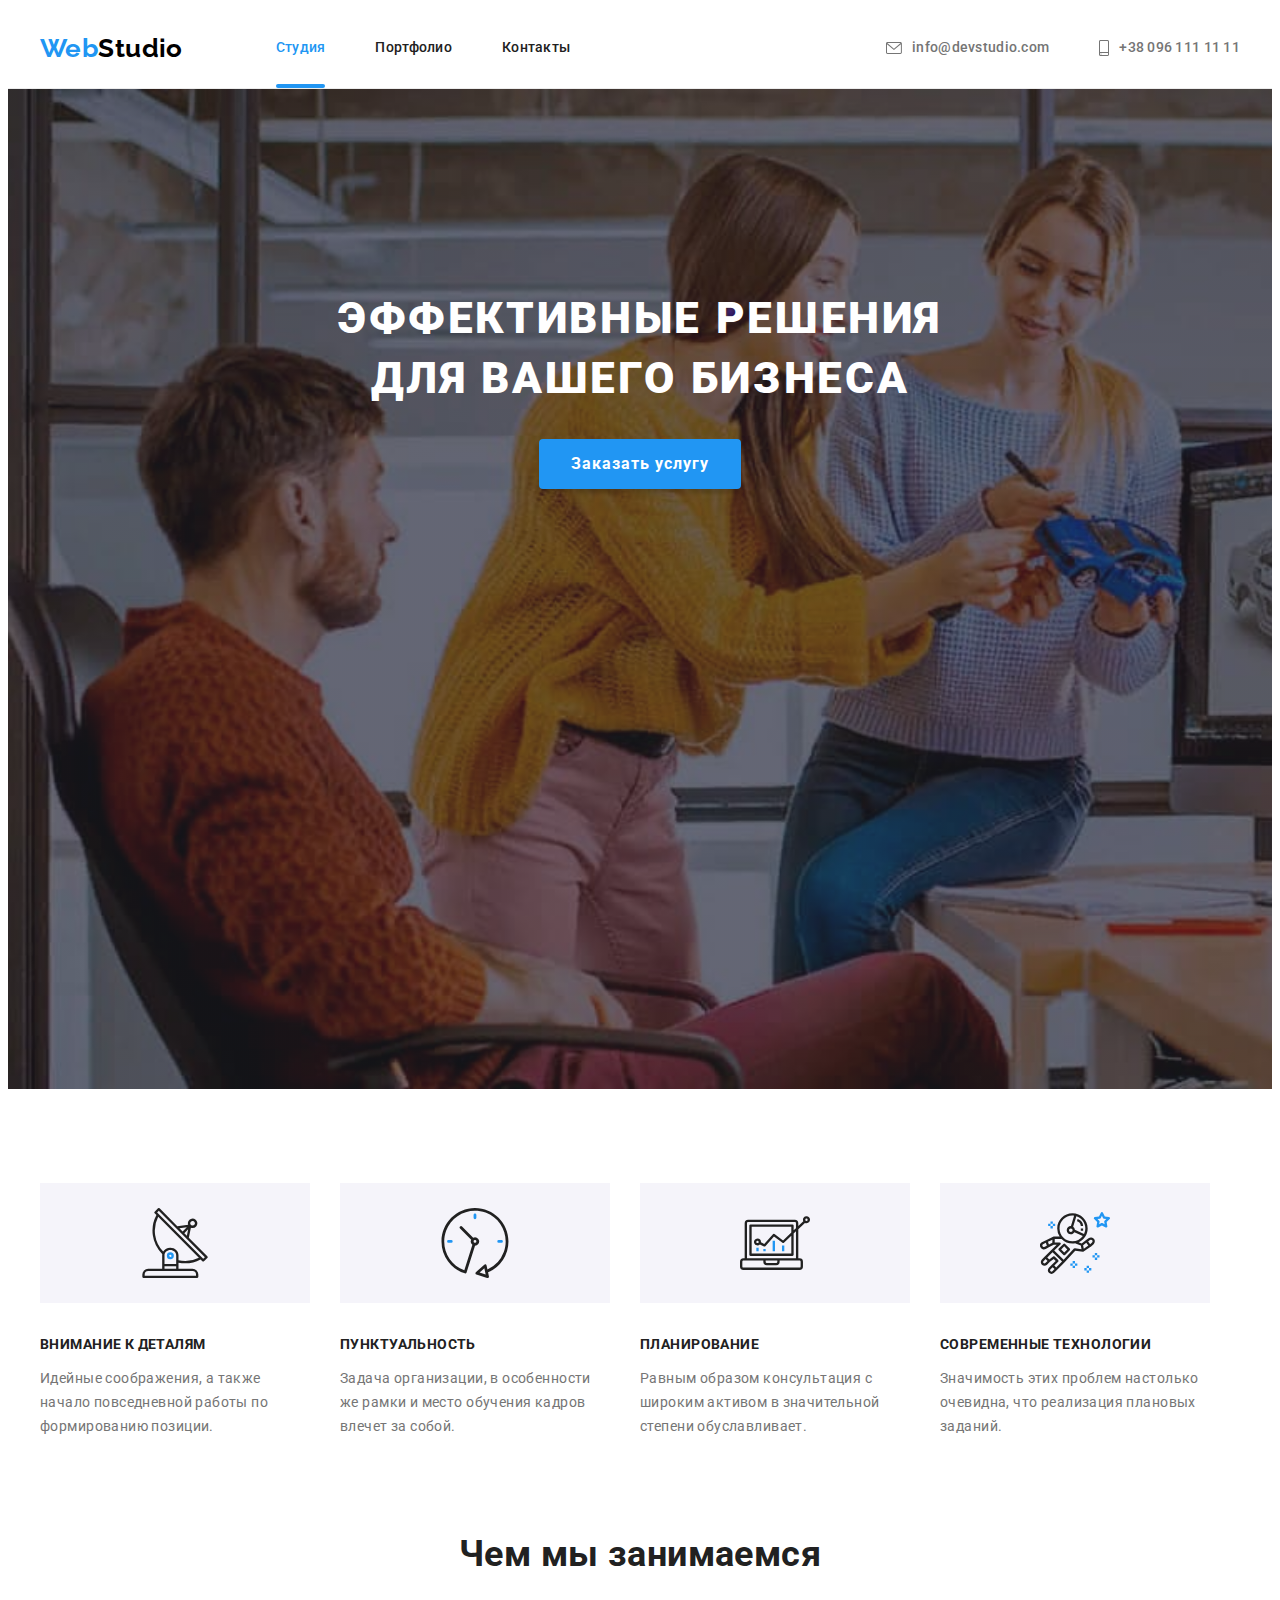
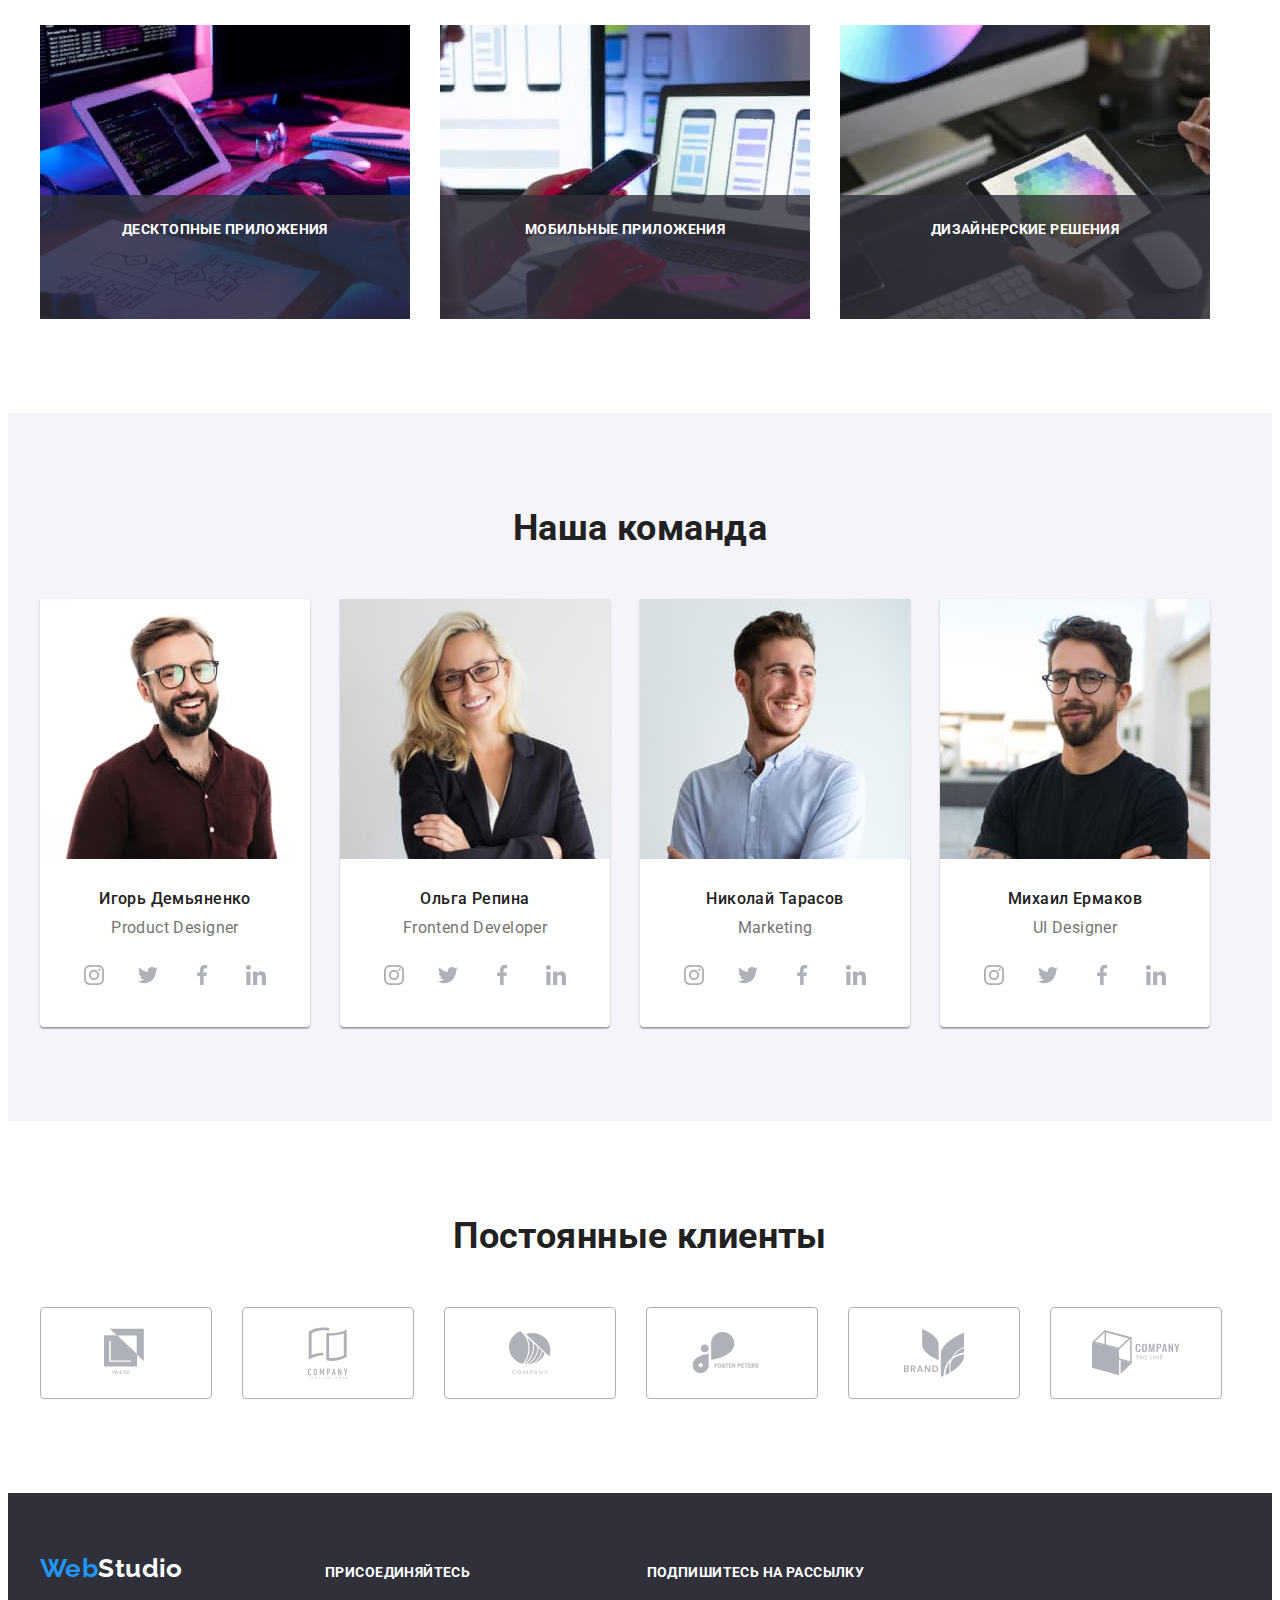
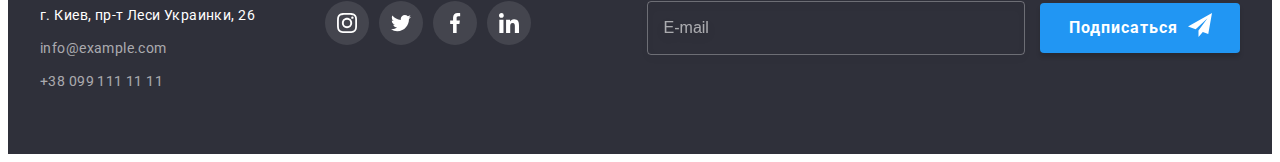
<file: index.html>
<!DOCTYPE html>
<html lang="ru">
  <head>
    <meta charset="UTF-8" />
    <meta http-equiv="X-UA-Compatible" content="IE=edge" />
    <meta name="viewport" content="width=device-width, initial-scale=1.0" />
    <title>WebStudio</title>
    <link rel="preconnect" href="https://fonts.gstatic.com" />
    <link
      href="https://fonts.googleapis.com/css2?family=Raleway:wght@700&family=Roboto:wght@400;500;700;900&display=swap"
      rel="stylesheet"
    />
    <link
      rel="stylesheet"
      href="https://cdnjs.cloudflare.com/ajax/libs/modern-normalize/1.0.0/modern-normalize.min.css"
      integrity="sha512-ISS7cAi1PEhQ8jnbJpJZMd29NlhNj4AWYyLOSp2CE/CsHxTCu+r+t0D2yoJudVrd0/8fTVPUVDzY5Tvli75u/g=="
      crossorigin="anonymous"
    />
    <link rel="stylesheet" href="./css/main.min.css" />
  </head>
  <body>
    <!--Header-->
    <header class="header">
      <div class="container header__container">
        <nav class="header__main-nav">
          <a href="" class="logo" lang="en"
            >Web<span class="logo__accent-dark">Studio</span>
          </a>
          <button type="button" class="menu-button is-open" data-menu-button>
            <svg class="menu-button__icon" width="40" height="40" aria-label="Переключатель мобильного меню">
              <use href="./images/icons.svg#menu-open"></use>
            </svg>
          </button>
          <ul class="header__site-nav list">
            <li class="header__item-nav">
              <a href="" class="header__link-nav header__link-nav--current">Студия</a>
            </li>
            <li class="header__item-nav">
              <a href="./portfolio.html" class="header__link-nav">Портфолио</a>
            </li>
            <li class="header__item-nav"><a href="" class="header__link-nav">Контакты</a></li>
          </ul>
        </nav>
        <ul class="contacts list">
          <li class="contacts__item">
            <a class="contacts__link" href="mailto:info@devstudio.com">
              <svg class="contacts__icon" width="16px" height="12px">
                <use href="./images/icons.svg#envelope"></use>
              </svg>
              info@devstudio.com
            </a>
          </li>
          <li class="contacts__item">
            <a class="contacts__link" href="+380961111111">
              <svg class="contacts__icon" width="10px" height="16px">
                <use href="./images/icons.svg#smartphone"></use>
              </svg>
              +38 096 111 11 11
            </a>
          </li>
        </ul>
      </div>
    </header>

    <main>
      <!--Герой-->
      <section class="hero">
        <h1 class="hero__title">
          Эффективные решения <br />
          для вашего бизнеса
        </h1>
        <button type="button" class="button" data-modal-open>
          Заказать услугу
        </button>
      </section>

      <!--Особенности-->
      <section class="section section--no-padding-bottom">
        <div class="container">
          <h2 class="section__title visually-hidden">Особенности</h2>
          <ul class="features-list list">
            <li class="features-list__item">
              <div class="features-list__fon-icon">
                <svg width="70px" height="70px">
                  <use href="./images/icons.svg#antenna"></use>
                </svg>
              </div>
              <h3 class="features-list__title">Внимание к деталям</h3>
              <p>
                Идейные соображения, а также начало повседневной работы по
                формированию позиции.
              </p>
            </li>
            <li class="features-list__item">
              <div class="features-list__fon-icon">
                <svg width="70px" height="70px">
                  <use href="./images/icons.svg#clock"></use>
                </svg>
              </div>
              <h3 class="features-list__title">Пунктуальность</h3>
              <p>
                Задача организации, в особенности же рамки и место обучения
                кадров влечет за собой.
              </p>
            </li>
            <li class="features-list__item">
              <div class="features-list__fon-icon">
                <svg width="70px" height="70px">
                  <use href="./images/icons.svg#diagram"></use>
                </svg>
              </div>
              <h3 class="features-list__title">Планирование</h3>
              <p>
                Равным образом консультация с широким активом в значительной
                степени обуславливает.
              </p>
            </li>
            <li class="features-list__item">
              <div class="features-list__fon-icon">
                <svg width="70px" height="70px">
                  <use href="./images/icons.svg#astronaut"></use>
                </svg>
              </div>
              <h3 class="features-list__title">Современные технологии</h3>
              <p>
                Значимость этих проблем настолько очевидна, что реализация
                плановых заданий.
              </p>
            </li>
          </ul>
        </div>
      </section>

      <!--Чем мы занимаемся-->
      <section class="section section--desktop">
        <div class="container">
          <h2 class="section__title">Чем мы занимаемся</h2>
          <ul class="activities list">
            <li class="activities__item">
              <img
                srcset="./images/img1.jpg 1x, ./images/img1@2x.jpg 2x"
                src="./images/img1.jpg"
                alt="Десктопные приложения"
                width="370"
              />
              <h3 class="activities__title">Десктопные приложения</h3>
            </li>
            <li class="activities__item">
              <img
                srcset="./images/img2.jpg 1x, ./images/img2@2x.jpg 2x"
                src="./images/img2.jpg"
                alt="Мобильные приложения"
                width="370"
              />
              <h3 class="activities__title">Мобильные приложения</h3>
            </li>
            <li class="activities__item">
              <img
                srcset="./images/img3.jpg 1x, ./images/img3@2x.jpg 2x"
                src="./images/img3.jpg"
                alt="Дизайнерские решения"
                width="370"
              />
              <h3 class="activities__title">Дизайнерские решения</h3>
            </li>
          </ul>
        </div>
      </section>

      <!--Наша команда-->
      <section class="section section--dark-bgcolor">
        <div class="container">
          <h2 class="section__title">Наша команда</h2>
          <ul class="team list">
            <li class="team__item">
              <picture>
                <source srcset="./images/team/mobile/photo1-450.jpg 1x, ./images/team/mobile/photo1@2x-450.jpg 2x"
                  media="(max-width: 767px)" />
                <source srcset="./images/team/tablet/photo1-354.jpg 1x, ./images/team/tablet/photo1@2x-354.jpg 2x"
                  media="(max-width: 1199px)" />
                <source srcset="./images/team/desktop/photo1-270.jpg 1x, ./images/team/desktop/photo1@2x-270.jpg 2x"
                  media="(min-width: 1200px)" />
                <img src="./images/team/desktop/photo1-270.jpg" alt="Фото Игорь Демьяненко" />
              </picture>
              <div class="team__card-content">
                <h3 class="team__title">Игорь Демьяненко</h3>
                <p class="team__profession" lang="en">Product Designer</p>
                <ul class="social-links list">
                  <li class="social-links__item">
                    <a href="#" class="social-links__link" aria-label="Instagram">
                      <svg class="social-links__icon" width="20px" height="20px">
                        <use href="./images/icons.svg#instagram"></use>
                      </svg>
                    </a>
                  </li>
                  <li class="social-links__item">
                    <a href="#" class="social-links__link" aria-label="Twitter">
                      <svg class="social-links__icon" width="20px" height="20px">
                        <use href="./images/icons.svg#twitter"></use>
                      </svg>
                    </a>
                  </li>
                  <li class="social-links__item">
                    <a href="#" class="social-links__link" aria-label="Facebook">
                      <svg class="social-links__icon" width="20px" height="20px">
                        <use href="./images/icons.svg#facebook"></use>
                      </svg>
                    </a>
                  </li>
                  <li class="social-links__item">
                    <a href="#" class="social-links__link" aria-label="Linkedin">
                      <svg class="social-links__icon" width="20px" height="20px">
                        <use href="./images/icons.svg#linkedin"></use>
                      </svg>
                    </a>
                  </li>
                </ul>
              </div>
            </li>
            <li class="team__item">
              <picture>
                <source srcset="./images/team/mobile/photo2-450.jpg 1x, ./images/team/mobile/photo2@2x-450.jpg 2x"
                  media="(max-width: 767px)" />
                <source srcset="./images/team/tablet/photo2-354.jpg 1x, ./images/team/tablet/photo2@2x-354.jpg 2x"
                  media="(max-width: 1199px)" />
                <source srcset="./images/team/desktop/photo2-270.jpg 1x, ./images/team/desktop/photo2@2x-270.jpg 2x"
                  media="(min-width: 1200px)" />
                <img src="./images/team/desktop/photo2-270.jpg" alt="Фото Ольга Репина" />
              </picture>
              <div class="team__card-content">
                <h3 class="team__title">Ольга Репина</h3>
                <p class="team__profession" lang="en">Frontend Developer</p>
                <ul class="social-links list">
                  <li class="social-links__item">
                    <a href="#" class="social-links__link" aria-label="Instagram">
                      <svg class="social-links__icon" width="20px" height="20px">
                        <use href="./images/icons.svg#instagram"></use>
                      </svg>
                    </a>
                  </li>
                  <li class="social-links__item">
                    <a href="#" class="social-links__link" aria-label="Twitter">
                      <svg class="social-links__icon" width="20px" height="20px">
                        <use href="./images/icons.svg#twitter"></use>
                      </svg>
                    </a>
                  </li>
                  <li class="social-links__item">
                    <a href="#" class="social-links__link" aria-label="Facebook">
                      <svg class="social-links__icon" width="20px" height="20px">
                        <use href="./images/icons.svg#facebook"></use>
                      </svg>
                    </a>
                  </li>
                  <li class="social-links__item">
                    <a href="#" class="social-links__link" aria-label="Linkedin">
                      <svg class="social-links__icon" width="20px" height="20px">
                        <use href="./images/icons.svg#linkedin"></use>
                      </svg>
                    </a>
                  </li>
                </ul>
              </div>
            </li>
            <li class="team__item">
              <picture>
                <source srcset="./images/team/mobile/photo3-450.jpg 1x, ./images/team/mobile/photo3@2x-450.jpg 2x"
                  media="(max-width: 767px)" />
                <source srcset="./images/team/tablet/photo3-354.jpg 1x, ./images/team/tablet/photo3@2x-354.jpg 2x"
                  media="(max-width: 1199px)" />
                <source srcset="./images/team/desktop/photo3-270.jpg 1x, ./images/team/desktop/photo3@2x-270.jpg 2x"
                  media="(min-width: 1200px)" />
                <img src="./images/team/desktop/photo3-270.jpg" alt="Фото Николай Тарасов" />
              </picture>
              <div class="team__card-content">
                <h3 class="team__title">Николай Тарасов</h3>
                <p class="team__profession" lang="en">Marketing</p>
                <ul class="social-links list">
                  <li class="social-links__item">
                    <a href="#" class="social-links__link" aria-label="Instagram">
                      <svg class="social-links__icon" width="20px" height="20px">
                        <use href="./images/icons.svg#instagram"></use>
                      </svg>
                    </a>
                  </li>
                  <li class="social-links__item">
                    <a href="#" class="social-links__link" aria-label="Twitter">
                      <svg class="social-links__icon" width="20px" height="20px">
                        <use href="./images/icons.svg#twitter"></use>
                      </svg>
                    </a>
                  </li>
                  <li class="social-links__item">
                    <a href="#" class="social-links__link" aria-label="Facebook">
                      <svg class="social-links__icon" width="20px" height="20px">
                        <use href="./images/icons.svg#facebook"></use>
                      </svg>
                    </a>
                  </li>
                  <li class="social-links__item">
                    <a href="#" class="social-links__link" aria-label="Linkedin">
                      <svg class="social-links__icon" width="20px" height="20px">
                        <use href="./images/icons.svg#linkedin"></use>
                      </svg>
                    </a>
                  </li>
                </ul>
              </div>
            </li>
            <li class="team__item">
              <picture>
                <source srcset="./images/team/mobile/photo4-450.jpg 1x, ./images/team/mobile/photo4@2x-450.jpg 2x"
                  media="(max-width: 767px)" />
                <source srcset="./images/team/tablet/photo4-354.jpg 1x, ./images/team/tablet/photo4@2x-354.jpg 2x"
                  media="(max-width: 1199px)" />
                <source srcset="./images/team/desktop/photo4-270.jpg 1x, ./images/team/desktop/photo4@2x-270.jpg 2x"
                  media="(min-width: 1200px)" />
                <img src="./images/team/desktop/photo4-270.jpg" alt="Фото Михаил Ермаков" />
              </picture>
              <div class="team__card-content">
                <h3 class="team__title">Михаил Ермаков</h3>
                <p class="team__profession" lang="en">UI Designer</p>
                <ul class="social-links list">
                  <li class="social-links__item">
                    <a href="#" class="social-links__link" aria-label="Instagram">
                      <svg class="social-links__icon" width="20px" height="20px">
                        <use href="./images/icons.svg#instagram"></use>
                      </svg>
                    </a>
                  </li>
                  <li class="social-links__item">
                    <a href="#" class="social-links__link" aria-label="Twitter">
                      <svg class="social-links__icon" width="20px" height="20px">
                        <use href="./images/icons.svg#twitter"></use>
                      </svg>
                    </a>
                  </li>
                  <li class="social-links__item">
                    <a href="#" class="social-links__link" aria-label="Facebook">
                      <svg class="social-links__icon" width="20px" height="20px">
                        <use href="./images/icons.svg#facebook"></use>
                      </svg>
                    </a>
                  </li>
                  <li class="social-links__item">
                    <a href="#" class="social-links__link" aria-label="Linkedin">
                      <svg class="social-links__icon" width="20px" height="20px">
                        <use href="./images/icons.svg#linkedin"></use>
                      </svg>
                    </a>
                  </li>
                </ul>
              </div>
            </li>
          </ul>
        </div>
      </section>

      <!-- Постоянные клиенты -->
      <section class="section">
        <div class="container">
          <h2 class="section__title">Постоянные клиенты</h2>
          <ul class="clients list">
            <li class="clients__item">
              <a href="#" class="clients__link">
                <svg class="clients__icon" width="44px" height="50px">
                  <use href="./images/icons.svg#logo-1"></use>
                </svg>
              </a>
            </li>
            <li class="clients__item">
              <a href="#" class="clients__link">
                <svg class="clients__icon" width="40px" height="52px">
                  <use href="./images/icons.svg#logo-2"></use>
                </svg>
              </a>
            </li>
            <li class="clients__item">
              <a href="#" class="clients__link">
                <svg class="clients__icon" width="42px" height="44px">
                  <use href="./images/icons.svg#logo-3"></use>
                </svg>
              </a>
            </li>
            <li class="clients__item">
              <a href="#" class="clients__link">
                <svg class="clients__icon" width="80px" height="42px">
                  <use href="./images/icons.svg#logo-4"></use>
                </svg>
              </a>
            </li>
            <li class="clients__item">
              <a href="#" class="clients__link">
                <svg class="clients__icon" width="60px" height="48px">
                  <use href="./images/icons.svg#logo-5"></use>
                </svg>
              </a>
            </li>
            <li class="clients__item">
              <a href="#" class="clients__link">
                <svg class="clients__icon" width="88px" height="46px">
                  <use href="./images/icons.svg#logo-6"></use>
                </svg>
              </a>
            </li>
          </ul>
        </div>
      </section>
    </main>

    <!--Футер-->
    <footer class="footer">
      <div class="container footer__container">
        <div class="footer__wrapper-tablet">
          <address class="address">
            <a href="" lang="en" class="logo footer__logo">
              Web<span class="logo__accent-light">Studio</span>
            </a>
              <p>г. Киев, пр-т Леси Украинки, 26</p>
              <a href="mailto:info@example.com" class="address__link"
                >info@example.com</a
              >
              <a href="+380991111111" class="address__link">+38 099 111 11 11</a>
          </address>
          <div class="footer__wrapper-links">
            <h3 class="footer__title">Присоединяйтесь</h3>
            <ul class="company-links list">
              <li class="company-links__item">
                <a href="#" class="company-links__link" aria-label="Instagram">
                  <svg class="company-links__icon" width="20px" height="20px">
                    <use href="./images/icons.svg#instagram"></use>
                  </svg>
                </a>
              </li>
              <li class="company-links__item">
                <a href="#" class="company-links__link" aria-label="Twitter">
                  <svg class="company-links__icon" width="20px" height="20px">
                    <use href="./images/icons.svg#twitter"></use>
                  </svg>
                </a>
              </li>
              <li class="company-links__item">
                <a href="#" class="company-links__link" aria-label="Facebook">
                  <svg class="company-links__icon" width="20px" height="20px">
                    <use href="./images/icons.svg#facebook"></use>
                  </svg>
                </a>
              </li>
              <li class="company-links__item">
                <a href="#" class="company-links__link" aria-label="Linkedin">
                  <svg class="company-links__icon" width="20px" height="20px">
                    <use href="./images/icons.svg#linkedin"></use>
                  </svg>
                </a>
              </li>
            </ul>
          </div>
        </div>
        <form class="footer__form">
          <h3 class="footer__title"> Подпишитесь на рассылку </h3>
            <input class="footer__email-input" type="email" name="footer-email" placeholder="E-mail"/>
            <button class="button footer__button" type="submit">Подписаться
              <svg class="button__icon" width="24px" height="24px">
                <use href="./images/icons.svg#footer-send"></use>
              </svg>
            </button>
        </form>
      </div>
    </footer>

    <!-- Мобильное меню -->
<div class="backdrop backdrop--mobile is-hidden" data-menu>
  <div class="menu">
    <button data-menu-close class="menu-close">
      <svg class="menu-close__icon" width="40" height="40">
        <use href="./images/icons.svg#modal-close"></use>
      </svg>
    </button>
   <nav> 
    <ul class="mobile-nav list">
      <li class="mobile-nav__item">
        <a href="" class="mobile-nav__link mobile-nav__link--current">Студия</a>
      </li>
      <li class="mobile-nav__item">
        <a href="./portfolio.html" class="mobile-nav__link">Портфолио</a>
      </li>
      <li class="mobile-nav__item">
        <a href="" class="mobile-nav__link">Контакты</a></li>
    </ul>
  </nav>
  <ul class="mobile-contacts list">
    <li class="mobile-contacts__item">
      <a class="mobile-contacts__link mobile-contacts__link--telefon" href="+380961111111">
        +38 096 111 11 11
      </a>
    </li>
    <li class="mobile-contacts__item">
      <a class="mobile-contacts__link" href="mailto:info@devstudio.com">
        info@devstudio.com
      </a>
    </li>
  </ul>
  <ul class="mobile-links list">
    <li class="mobile-links__item">
      <a href="#" class="mobile-links__link" aria-label="Instagram">Instagram
      </a>
    </li>
    <li class="mobile-links__item">
      <a href="#" class="mobile-links__link" aria-label="Twitter">Twitter
      </a>
    </li>
    <li class="mobile-links__item">
      <a href="#" class="mobile-links__link" aria-label="Facebook">Facebook
      </a>
    </li>
    <li class="mobile-links__item">
      <a href="#" class="mobile-links__link" aria-label="Linkedin">Linkedin
      </a>
    </li>
  </ul>
  </div>
</div>


    <!-- Модальное окно -->
    <div class="backdrop is-hidden" data-modal>
      <div class="modal">
        <button data-modal-close class="button-modal">
          <svg class="button-modal__icon" width="18px" height="18px">
            <use href="./images/icons.svg#modal-close"></use>
          </svg>
        </button>
        <h2 class="modal__title">Оставьте свои данные, мы вам перезвоним</h2>
        <form class="form">    
          <label class="form__label" for="user-name">Имя</label>
          <div class="form__field-wrapper">
              <input class="form__field" type="text" name="name" id="user-name" />
              <svg class="form__icon" width="18px" height="18px">
                <use href="./images/icons.svg#modal-person"></use>
              </svg>
          </div>
          <label class="form__label" for="telefon">Телефон</label>
          <div class="form__field-wrapper">
              <input class="form__field" type="tel" name="telefon" id="telefon" />
              <svg class="form__icon" width="18px" height="18px">
                <use href="./images/icons.svg#modal-phone"></use>
              </svg>
          </div>
          <label class="form__label" for="email">Почта</label>
          <div class="form__field-wrapper">
              <input class="form__field" type="email" name="email" id="email" />
              <svg class="form__icon" width="18px" height="18px">
                <use href="./images/icons.svg#modal-email"></use>
              </svg>
            </div>  

          <label class="form__label" for="comment">Комментарий</label>
          <textarea class="form__comment"
            name="comment"
            id="comment"
            placeholder="Введите текст"
          ></textarea>
          <label class="form__check-label" for="policy">
              <input class="form__checkbox" type="checkbox" name="policy" id="policy"/>
              <span class="form__icon-check"></span>
              <span class="form__check-text">Соглашаюсь с рассылкой и принимаю
              <a class="form__check-link" href="#"> Условия договора</a>
              </span>
          </label>
        <button type="submit" class="button form__button">Отправить</button>
        </form>
      </div>
    </div>
    <script src="./js/modal.js"></script>
    <script src="./js/menu.js"></script>
  </body>
</html>
</file>
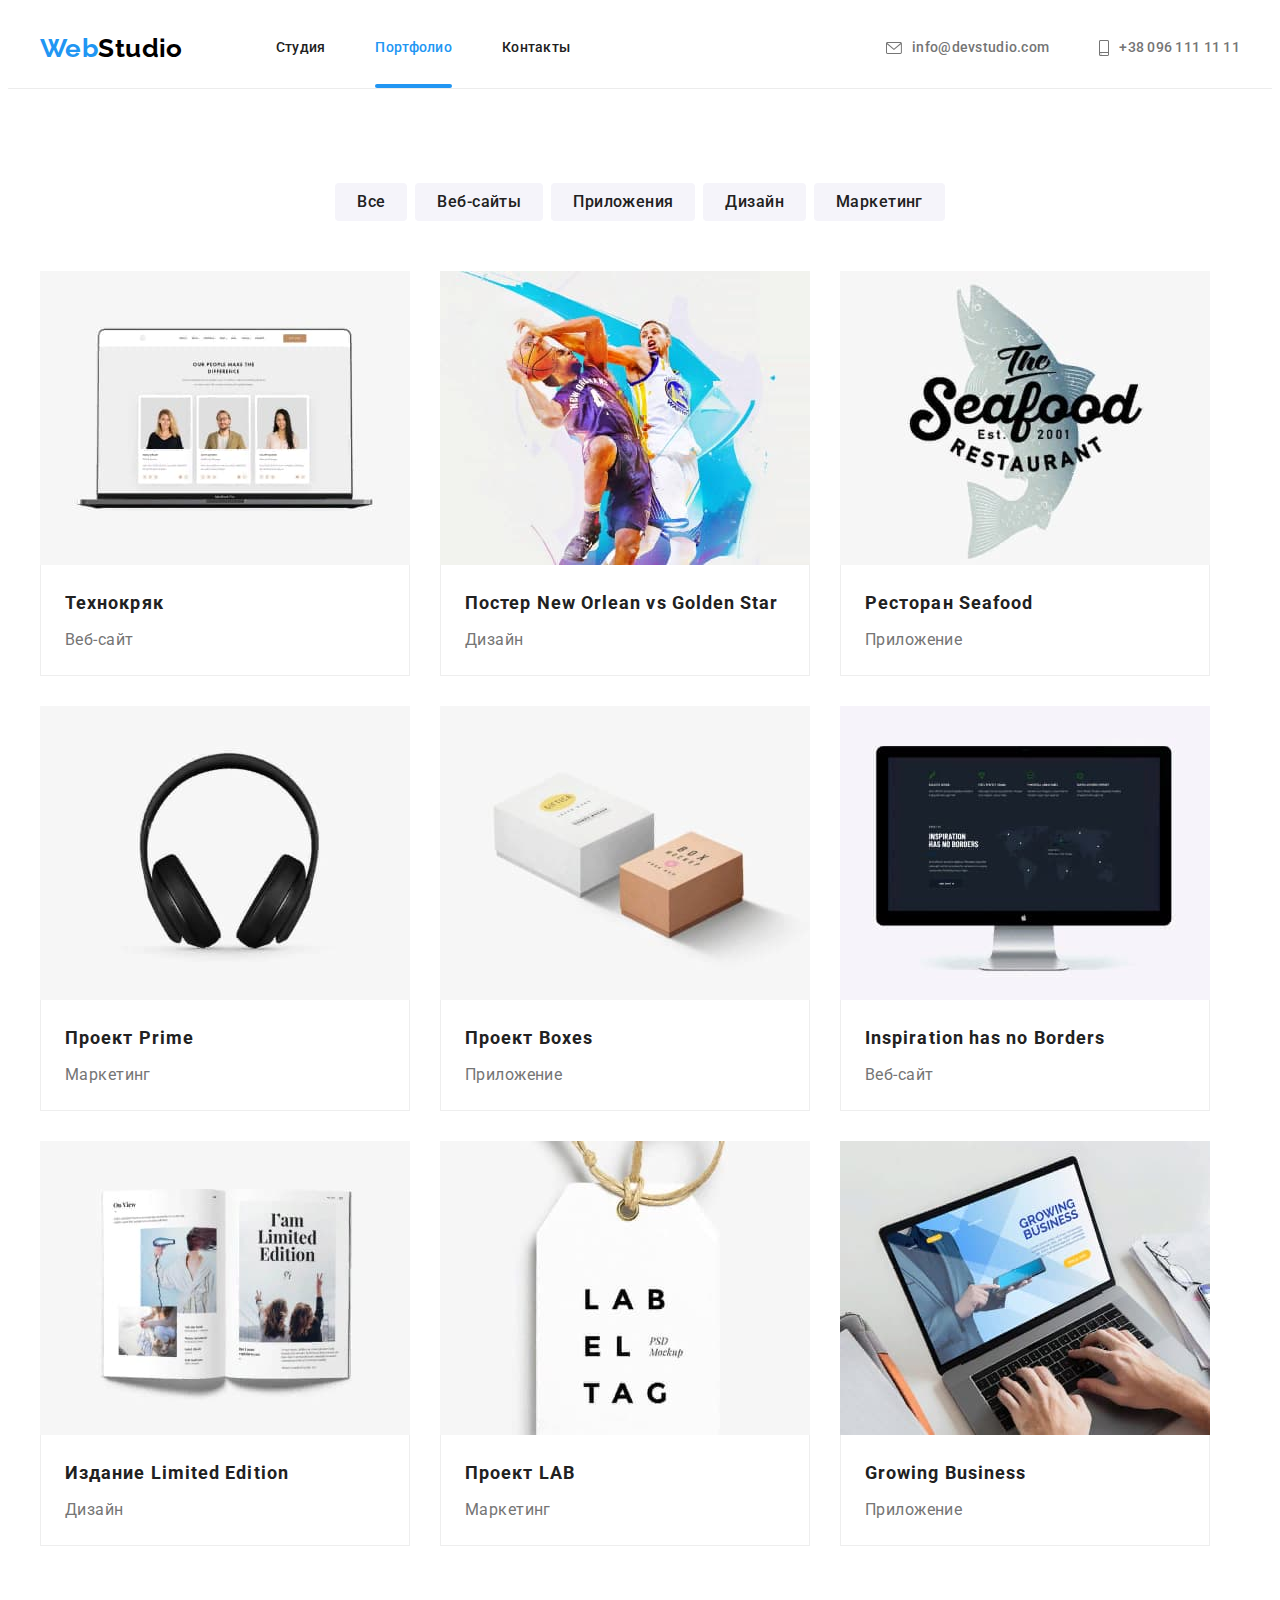
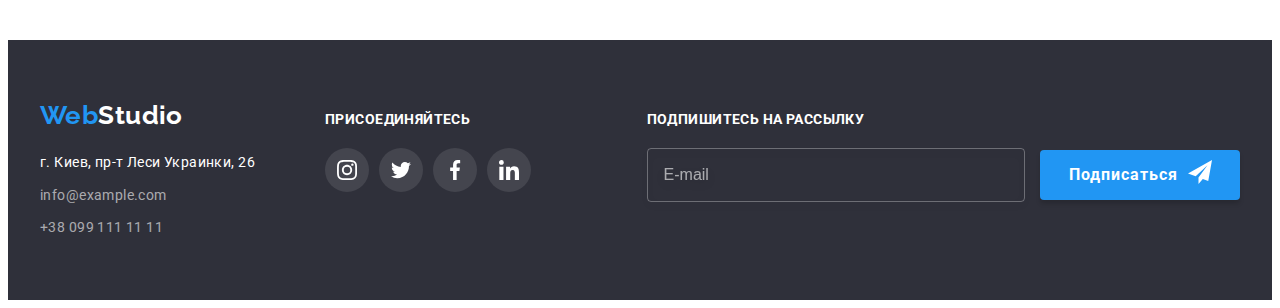
<file: portfolio.html>
<!DOCTYPE html>
<html lang="ru">
  <head>
    <meta charset="UTF-8" />
    <meta http-equiv="X-UA-Compatible" content="IE=edge" />
    <meta name="viewport" content="width=device-width, initial-scale=1.0" />
    <title>WebStudio</title>
    <link rel="preconnect" href="https://fonts.gstatic.com" />
    <link
      href="https://fonts.googleapis.com/css2?family=Raleway:wght@700&family=Roboto:wght@400;500;700;900&display=swap"
      rel="stylesheet"
    />
    <link
      rel="stylesheet"
      href="https://cdnjs.cloudflare.com/ajax/libs/modern-normalize/1.0.0/modern-normalize.min.css"
      integrity="sha512-ISS7cAi1PEhQ8jnbJpJZMd29NlhNj4AWYyLOSp2CE/CsHxTCu+r+t0D2yoJudVrd0/8fTVPUVDzY5Tvli75u/g=="
      crossorigin="anonymous"
    />
    <link rel="stylesheet" href="./css/main.min.css" />
  </head>
  <body>
    <!--Шапка сайта-->
    <header class="header">
      <div class="container header__container">
        <nav class="header__main-nav">
          <a href="" class="logo" lang="en"
            >Web<span class="logo__accent-dark">Studio</span>
          </a>
          <button type="button" class="menu-button is-open" data-menu-button>
          <svg class="menu-button__icon" width="40" height="40" aria-label="Переключатель мобильного меню">
            <use href="./images/icons.svg#menu-open"></use>
          </svg>
          </button>
          <ul class="header__site-nav list">
            <li class="header__item-nav"><a href="./index.html" class="header__link-nav">Студия</a></li>
            <li class="header__item-nav"><a href="" class="header__link-nav header__link-nav--current">Портфолио</a></li>
            <li class="header__item-nav"><a href="" class="header__link-nav">Контакты</a></li>
          </ul>
        </nav>
        <ul class="contacts list">
          <li class="contacts__item">
            <a class="contacts__link" href="mailto:info@devstudio.com">
              <svg class="contacts__icon" width="16px" height="12px">
                <use href="./images/icons.svg#envelope"></use>
              </svg>
              info@devstudio.com
            </a>
          </li>
          <li class="contacts__item">
            <a class="contacts__link" href="+380961111111">
              <svg class="contacts__icon" width="10px" height="16px">
                <use href="./images/icons.svg#smartphone"></use>
              </svg>
              +38 096 111 11 11
            </a>
          </li>
        </ul>
      </div>
    </header>

    <main>
      <section class="section">
        <div class="container">
          <!-- фильтр -->
          <ul class="filters list">
            <li class="filters__item">
              <button type="button" class="filters__button">Все</button>
            </li>
            <li class="filters__item">
              <button type="button" class="filters__button">Веб-сайты</button>
            </li>
            <li class="filters__item">
              <button type="button" class="filters__button">Приложения</button>
            </li>
            <li class="filters__item">
              <button type="button" class="filters__button">Дизайн</button>
            </li>
            <li class="filters__item">
              <button type="button" class="filters__button">Маркетинг</button>
            </li>
          </ul>
          <!-- /фильтр -->

          <!-- проекты -->
          <ul class="projects list">
            <li class="projects__item">
              <a href="#" class="card-link">
                <div class="card-link__thumb">
                  <picture>
                    <source srcset="./images/portfolio/mobile/card1-450.jpg 1x, ./images/portfolio/mobile/card1@2x-450.jpg 2x" media="(max-width: 767px)" />
                    <source srcset="./images/portfolio/tablet/card1-354.jpg 1x, ./images/portfolio/tablet/card1@2x-354.jpg 2x" media="(max-width: 1199px)" />
                    <source srcset="./images/portfolio/desktop/card1-370.jpg 1x, ./images/portfolio/desktop/card1@2x-370.jpg 2x" media="(min-width: 1200px)" />
                    <img class="card-link__image" 
                    src="./images/portfolio/desktop/card1-370.jpg"
                     alt="Технокряк"/>
                  </picture>
                  <div class="card-link__overlay">
                    <p class="card-link__discription">
                      Технокряк это современная площадка распространения
                      коронавируса. Компании используют эту платформу для
                      цифрового шпионажа и атак на защищённые сервера
                      конкурентов.
                    </p>
                  </div>
                </div>
                <div class="card-link__content card-link__content--tablet ">
                  <h2 class="card-link__title">Технокряк</h2>
                  <p class="card-link__text">Веб-сайт</p>
                </div>
              </a>
            </li>
            <li class="projects__item">
              <a href="#" class="card-link">
                <div class="card-link__thumb">
                  <picture>
                    <source srcset="./images/portfolio/mobile/card2-450.jpg 1x, ./images/portfolio/mobile/card2@2x-450.jpg 2x"
                      media="(max-width: 767px)" />
                    <source srcset="./images/portfolio/tablet/card2-354.jpg 1x, ./images/portfolio/tablet/card2@2x-354.jpg 2x"
                      media="(max-width: 1199px)" />
                    <source srcset="./images/portfolio/desktop/card2-370.jpg 1x, ./images/portfolio/desktop/card2@2x-370.jpg 2x"
                      media="(min-width: 1200px)" />
                    <img class="card-link__image" src="./images/portfolio/desktop/card2-370.jpg" alt="Постер New Orlean vs Golden Star" />
                  </picture>
                  <div class="card-link__overlay">
                    <p class="card-link__discription">
                      Технокряк это современная площадка распространения
                      коронавируса. Компании используют эту платформу для
                      цифрового шпионажа и атак на защищённые сервера
                      конкурентов.
                    </p>
                  </div>
                </div>
                <div class="card-link__content">
                  <h2 class="card-link__title">Постер New Orlean vs Golden Star</h2>
                  <p class="card-link__text">Дизайн</p>
                </div>
              </a>
            </li>
            <li class="projects__item">
              <a href="#" class="card-link">
                <div class="card-link__thumb">
                  <picture>
                  <source srcset="./images/portfolio/mobile/card3-450.jpg 1x, ./images/portfolio/mobile/card3@2x-450.jpg 2x"
                    media="(max-width: 767px)" />
                  <source srcset="./images/portfolio/tablet/card3-354.jpg 1x, ./images/portfolio/tablet/card3@2x-354.jpg 2x"
                    media="(max-width: 1199px)" />
                  <source srcset="./images/portfolio/desktop/card3-370.jpg 1x, ./images/portfolio/desktop/card3@2x-370.jpg 2x"
                    media="(min-width: 1200px)" />
                  <img class="card-link__image" src="./images/portfolio/desktop/card3-370.jpg" alt="Ресторан Seafood" />
                  </picture>
                  <div class="card-link__overlay">
                    <p class="card-link__discription">
                      Технокряк это современная площадка распространения
                      коронавируса. Компании используют эту платформу для
                      цифрового шпионажа и атак на защищённые сервера
                      конкурентов.
                    </p>
                  </div>
                </div>
                <div class="card-link__content">
                  <h2 class="card-link__title">Ресторан Seafood</h2>
                  <p class="card-link__text">Приложение</p>
                </div>
              </a>
            </li>
            <li class="projects__item">
              <a href="#" class="card-link">
                <div class="card-link__thumb">
                  <picture>
                    <source srcset="./images/portfolio/mobile/card4-450.jpg 1x, ./images/portfolio/mobile/card4@2x-450.jpg 2x"
                      media="(max-width: 767px)" />
                    <source srcset="./images/portfolio/tablet/card4-354.jpg 1x, ./images/portfolio/tablet/card4@2x-354.jpg 2x"
                      media="(max-width: 1199px)" />
                    <source srcset="./images/portfolio/desktop/card4-370.jpg 1x, ./images/portfolio/desktop/card4@2x-370.jpg 2x"
                      media="(min-width: 1200px)" />
                    <img class="card-link__image" src="./images/portfolio/desktop/card4-370.jpg" alt="Проект Prime" />
                  </picture>
                  <div class="card-link__overlay">
                    <p class="card-link__discription">
                      Технокряк это современная площадка распространения
                      коронавируса. Компании используют эту платформу для
                      цифрового шпионажа и атак на защищённые сервера
                      конкурентов.
                    </p>
                  </div>
                </div>
                <div class="card-link__content">
                  <h2 class="card-link__title">Проект Prime</h2>
                  <p class="card-link__text">Маркетинг</p>
                </div>
              </a>
            </li>
            <li class="projects__item">
              <a href="#" class="card-link">
                <div class="card-link__thumb">
                  <picture>
                    <source srcset="./images/portfolio/mobile/card5-450.jpg 1x, ./images/portfolio/mobile/card5@2x-450.jpg 2x"
                      media="(max-width: 767px)" />
                    <source srcset="./images/portfolio/tablet/card5-354.jpg 1x, ./images/portfolio/tablet/card5@2x-354.jpg 2x"
                      media="(max-width: 1199px)" />
                    <source srcset="./images/portfolio/desktop/card5-370.jpg 1x, ./images/portfolio/desktop/card5@2x-370.jpg 2x"
                      media="(min-width: 1200px)" />
                    <img class="card-link__image" src="./images/portfolio/desktop/card5-370.jpg" alt="Проект Boxes" />
                  </picture>
                  <div class="card-link__overlay">
                    <p class="card-link__discription">
                      Технокряк это современная площадка распространения
                      коронавируса. Компании используют эту платформу для
                      цифрового шпионажа и атак на защищённые сервера
                      конкурентов.
                    </p>
                  </div>
                </div>
                <div class="card-link__content">
                  <h2 class="card-link__title">Проект Boxes</h2>
                  <p class="card-link__text">Приложение</p>
                </div>
              </a>
            </li>
            <li class="projects__item">
              <a href="#" class="card-link">
                <div class="card-link__thumb">
                  <picture>
                    <source srcset="./images/portfolio/mobile/card6-450.jpg 1x, ./images/portfolio/mobile/card6@2x-450.jpg 2x"
                      media="(max-width: 767px)" />
                    <source srcset="./images/portfolio/tablet/card6-354.jpg 1x, ./images/portfolio/tablet/card6@2x-354.jpg 2x"
                      media="(max-width: 1199px)" />
                    <source srcset="./images/portfolio/desktop/card6-370.jpg 1x, ./images/portfolio/desktop/card6@2x-370.jpg 2x"
                      media="(min-width: 1200px)" />
                    <img class="card-link__image" src="./images/portfolio/desktop/card6-370.jpg" alt="Inspiration has no Borders" />
                  </picture>
                  <div class="card-link__overlay">
                    <p class="card-link__discription">
                      Технокряк это современная площадка распространения
                      коронавируса. Компании используют эту платформу для
                      цифрового шпионажа и атак на защищённые сервера
                      конкурентов.
                    </p>
                  </div>
                </div>
                <div class="card-link__content">
                  <h2 class="card-link__title">Inspiration has no Borders</h2>
                  <p class="card-link__text">Веб-сайт</p>
                </div>
              </a>
            </li>
            <li class="projects__item">
              <a href="#" class="card-link">
                <div class="card-link__thumb">
                  <picture>
                    <source srcset="./images/portfolio/mobile/card7-450.jpg 1x, ./images/portfolio/mobile/card7@2x-450.jpg 2x"
                      media="(max-width: 767px)" />
                    <source srcset="./images/portfolio/tablet/card7-354.jpg 1x, ./images/portfolio/tablet/card7@2x-354.jpg 2x"
                      media="(max-width: 1199px)" />
                    <source srcset="./images/portfolio/desktop/card7-370.jpg 1x, ./images/portfolio/desktop/card7@2x-370.jpg 2x"
                      media="(min-width: 1200px)" />
                    <img class="card-link__image" src="./images/portfolio/desktop/card7-370.jpg" alt="Издание Limited Edition" />
                  </picture>
                  <div class="card-link__overlay">
                    <p class="card-link__discription">
                      Технокряк это современная площадка распространения
                      коронавируса. Компании используют эту платформу для
                      цифрового шпионажа и атак на защищённые сервера
                      конкурентов.
                    </p>
                  </div>
                </div>
                <div class="card-link__content">
                  <h2 class="card-link__title">Издание Limited Edition</h2>
                  <p class="card-link__text">Дизайн</p>
                </div>
              </a>
            </li>
            <li class="projects__item">
              <a href="#" class="card-link">
                <div class="card-link__thumb">
                  <picture>
                    <source srcset="./images/portfolio/mobile/card8-450.jpg 1x, ./images/portfolio/mobile/card8@2x-450.jpg 2x"
                      media="(max-width: 767px)" />
                    <source srcset="./images/portfolio/tablet/card8-354.jpg 1x, ./images/portfolio/tablet/card8@2x-354.jpg 2x"
                      media="(max-width: 1199px)" />
                    <source srcset="./images/portfolio/desktop/card8-370.jpg 1x, ./images/portfolio/desktop/card8@2x-370.jpg 2x"
                      media="(min-width: 1200px)" />
                    <img class="card-link__image" src="./images/portfolio/desktop/card8-370.jpg" alt="Проект LAB" />
                  </picture>
                  <div class="card-link__overlay">
                    <p class="card-link__discription">
                      Технокряк это современная площадка распространения
                      коронавируса. Компании используют эту платформу для
                      цифрового шпионажа и атак на защищённые сервера
                      конкурентов.
                    </p>
                  </div>
                </div>
                <div class="card-link__content">
                  <h2 class="card-link__title">Проект LAB</h2>
                  <p class="card-link__text">Маркетинг</p>
                </div>
              </a>
            </li>
            <li class="projects__item">
              <a href="#" class="card-link">
                <div class="card-link__thumb">
                  <picture>
                    <source srcset="./images/portfolio/mobile/card9-450.jpg 1x, ./images/portfolio/mobile/card9@2x-450.jpg 2x"
                      media="(max-width: 767px)" />
                    <source srcset="./images/portfolio/tablet/card9-354.jpg 1x, ./images/portfolio/tablet/card9@2x-354.jpg 2x"
                      media="(max-width: 1199px)" />
                    <source srcset="./images/portfolio/desktop/card9-370.jpg 1x, ./images/portfolio/desktop/card9@2x-370.jpg 2x"
                      media="(min-width: 1200px)" />
                    <img class="card-link__image" src="./images/portfolio/desktop/card9-370.jpg" alt="Growing Business" />
                  </picture>
                  <div class="card-link__overlay">
                    <p class="card-link__discription">
                      Технокряк это современная площадка распространения
                      коронавируса. Компании используют эту платформу для
                      цифрового шпионажа и атак на защищённые сервера
                      конкурентов.
                    </p>
                  </div>
                </div>
                <div class="card-link__content">
                  <h2 class="card-link__title">Growing Business</h2>
                  <p class="card-link__text">Приложение</p>
                </div>
              </a>
            </li>
          </ul>
          <!-- /проекты -->
        </div>
      </section>
    </main>

    <!--Футер-->
    <footer class="footer">
      <div class="container footer__container">
        <div class="footer__wrapper-tablet">
          <address class="address">
            <a href="" lang="en" class="logo footer__logo">
              Web<span class="logo__accent-light">Studio</span>
            </a>
            <p>г. Киев, пр-т Леси Украинки, 26</p>
            <a href="mailto:info@example.com" class="address__link">info@example.com</a>
            <a href="+380991111111" class="address__link">+38 099 111 11 11</a>
          </address>
          <div class="footer__wrapper-links">
            <h3 class="footer__title">Присоединяйтесь</h3>
            <ul class="company-links list">
              <li class="company-links__item">
                <a href="#" class="company-links__link" aria-label="Instagram">
                  <svg class="company-links__icon" width="20px" height="20px">
                    <use href="./images/icons.svg#instagram"></use>
                  </svg>
                </a>
              </li>
              <li class="company-links__item">
                <a href="#" class="company-links__link" aria-label="Twitter">
                  <svg class="company-links__icon" width="20px" height="20px">
                    <use href="./images/icons.svg#twitter"></use>
                  </svg>
                </a>
              </li>
              <li class="company-links__item">
                <a href="#" class="company-links__link" aria-label="Facebook">
                  <svg class="company-links__icon" width="20px" height="20px">
                    <use href="./images/icons.svg#facebook"></use>
                  </svg>
                </a>
              </li>
              <li class="company-links__item">
                <a href="#" class="company-links__link" aria-label="Linkedin">
                  <svg class="company-links__icon" width="20px" height="20px">
                    <use href="./images/icons.svg#linkedin"></use>
                  </svg>
                </a>
              </li>
            </ul>
          </div>
        </div>
        <form class="footer__form">
          <h3 class="footer__title"> Подпишитесь на рассылку </h3>
          <input class="footer__email-input" type="email" name="footer-email" placeholder="E-mail" />
          <button class="button footer__button" type="submit">Подписаться
            <svg class="button__icon" width="24px" height="24px">
              <use href="./images/icons.svg#footer-send"></use>
            </svg>
          </button>
        </form>
      </div>
    </footer>

    <!-- Мобильное меню -->
    <div class="backdrop backdrop--mobile is-hidden" data-menu>
      <div class="menu">
        <button data-menu-close class="menu-close">
          <svg class="menu-close__icon" width="40" height="40">
            <use href="./images/icons.svg#modal-close"></use>
          </svg>
        </button>
        <nav>
          <ul class="mobile-nav list">
            <li class="mobile-nav__item">
              <a href="./index.html" class="mobile-nav__link">Студия</a>
            </li>
            <li class="mobile-nav__item">
              <a href="" class="mobile-nav__link mobile-nav__link--current">Портфолио</a>
            </li>
            <li class="mobile-nav__item">
              <a href="" class="mobile-nav__link">Контакты</a>
            </li>
          </ul>
        </nav>
        <ul class="mobile-contacts list">
          <li class="mobile-contacts__item">
            <a class="mobile-contacts__link mobile-contacts__link--telefon" href="+380961111111">
              +38 096 111 11 11
            </a>
          </li>
          <li class="mobile-contacts__item">
            <a class="mobile-contacts__link" href="mailto:info@devstudio.com">
              info@devstudio.com
            </a>
          </li>
        </ul>
        <ul class="mobile-links list">
          <li class="mobile-links__item">
            <a href="#" class="mobile-links__link" aria-label="Instagram">Instagram
            </a>
          </li>
          <li class="mobile-links__item">
            <a href="#" class="mobile-links__link" aria-label="Twitter">Twitter
            </a>
          </li>
          <li class="mobile-links__item">
            <a href="#" class="mobile-links__link" aria-label="Facebook">Facebook
            </a>
          </li>
          <li class="mobile-links__item">
            <a href="#" class="mobile-links__link" aria-label="Linkedin">Linkedin
            </a>
          </li>
        </ul>
      </div>
    </div>
    <script src="./js/menu.js"></script>
  </body>
</html>
</file>
<file: css/main.min.css>
body{background-color:#fff;color:#757575;font-family:"Roboto",sans-serif;font-size:14px;line-height:1.71;letter-spacing:0.03em}img{display:block;max-width:100%;height:auto}h1,h2,h3,p{margin:0}.list{list-style:none;margin:0;padding:0}.visually-hidden{position:absolute;width:1px;height:1px;margin:-1px;padding:0;overflow:hidden;border:0;clip:rect(0 0 0 0)}.container{min-width:320px;margin-right:auto;margin-left:auto;padding-right:15px;padding-left:15px}@media screen and (min-width: 480px){.container{width:480px}}@media screen and (min-width: 768px){.container{width:768px}}@media screen and (min-width: 1200px){.container{width:1200px}}.section{padding-top:60px;padding-bottom:60px;min-width:320px}@media screen and (min-width: 1200px){.section{padding-top:94px;padding-bottom:94px}}.section__title{margin-top:0;margin-bottom:30px;color:#212121;font-weight:700;font-size:28px;line-height:1.18;text-align:center}@media screen and (min-width: 1200px){.section__title{margin-bottom:50px;font-size:36px;line-height:1.17}}@media screen and (min-width: 1200px){.section--no-padding-bottom{padding-bottom:0}}.section--dark-bgcolor{background:#f5f4fa}@media screen and (max-width: 1200px){.section--desktop{display:none}}.logo{color:#2196f3;font-family:"Raleway",sans-serif;font-weight:700;font-size:26px;line-height:1.19;text-decoration:none}@media screen and (max-width: 767px){.logo{margin-top:16px}}.logo__accent-dark{color:#000}.logo__accent-light{color:#fff}.footer__logo{margin-bottom:20px}.header{height:80px;border-bottom:1px solid #ececec}@media screen and (max-width: 767px){.header{height:60px}}.header__container{position:relative;display:-webkit-box;display:-ms-flexbox;display:flex;-webkit-box-align:center;-ms-flex-align:center;align-items:center}.header__main-nav{display:-webkit-box;display:-ms-flexbox;display:flex;-webkit-box-align:center;-ms-flex-align:center;align-items:center}.header__site-nav{display:-webkit-box;display:-ms-flexbox;display:flex;margin-left:93px}@media screen and (max-width: 767px){.header__site-nav{display:none}}.header__item-nav+.header__item-nav{margin-left:50px}.header__link-nav{display:block;padding-top:32px;padding-bottom:32px;color:#212121;font-family:inherit;font-weight:500;font-size:14px;line-height:1.14;letter-spacing:0.02em;text-decoration:none;-webkit-transition:color 250ms cubic-bezier(0.4, 0, 0.2, 1);transition:color 250ms cubic-bezier(0.4, 0, 0.2, 1)}.header__link-nav:hover,.header__link-nav:focus{color:#2196f3}.header__link-nav--current{color:#2196f3;position:relative}.header__link-nav--current::after{position:absolute;bottom:0;left:0;content:"";display:block;width:100%;height:4px;border-radius:2px;background-color:#2196f3}.contacts{margin-left:auto}@media screen and (max-width: 767px){.contacts{display:none}}@media screen and (min-width: 1200px){.contacts{display:-webkit-box;display:-ms-flexbox;display:flex}}@media screen and (max-width: 1199px){.contacts__item:not(:first-child){margin-top:10px}}@media screen and (min-width: 1200px){.contacts__item:not(:first-child){margin-left:50px}}.contacts__link{display:-webkit-box;display:-ms-flexbox;display:flex;-webkit-box-align:center;-ms-flex-align:center;align-items:center;color:#757575;font-weight:500;font-size:14px;line-height:1.14;letter-spacing:0.02em;text-decoration:none;-webkit-transition:color 250ms cubic-bezier(0.4, 0, 0.2, 1);transition:color 250ms cubic-bezier(0.4, 0, 0.2, 1)}.contacts__link:hover,.contacts__link:focus{color:#2196f3}.contacts__icon{fill:#757575;margin-right:10px;-webkit-transition:fill 250ms cubic-bezier(0.4, 0, 0.2, 1);transition:fill 250ms cubic-bezier(0.4, 0, 0.2, 1)}.contacts__link:hover .contacts__icon,.contacts__link:focus .contacts__icon{fill:#2196f3}.button{padding:10px 32px;border:transparent;border-radius:4px;min-width:200px;min-height:50px;color:#fff;background-color:#2196f3;-webkit-box-shadow:0px 4px 4px rgba(0,0,0,0.15);box-shadow:0px 4px 4px rgba(0,0,0,0.15);font-family:inherit;font-weight:700;font-size:16px;line-height:1.87;letter-spacing:0.06em;text-align:center;cursor:pointer;-webkit-transition:background-color 250ms cubic-bezier(0.4, 0, 0.2, 1);transition:background-color 250ms cubic-bezier(0.4, 0, 0.2, 1)}.button:hover,.button:focus{background-color:#188ce8}.footer__button{position:relative;margin-left:12px;padding-left:29px;padding-right:0;text-align:left}.button__icon{position:absolute;top:10px;right:28px}.menu-button{position:absolute;top:10px;right:10px;margin:0;padding:0;border:none;background-color:transparent}@media screen and (min-width: 768px){.menu-button{display:none}}.menu-button:focus .menu-button__icon,.menu-button:hover .menu-button__icon{fill:#2196f3}.menu-button__icon{fill:#000;-webkit-transition:fill 250ms cubic-bezier(0.4, 0, 0.2, 1);transition:fill 250ms cubic-bezier(0.4, 0, 0.2, 1)}.hero{text-align:center;background-color:#c4c4c4;background-size:cover;background-repeat:no-repeat;min-width:320px;max-width:1600px;min-height:400px;margin:0 auto;padding-top:118px;padding-bottom:118px}@media screen and (max-width: 767px){.hero{background-image:-webkit-gradient(linear, left top, left bottom, from(rgba(47,48,58,0.4)), to(rgba(47,48,58,0.4))),url("../images/hero/mobile.jpg");background-image:linear-gradient(rgba(47,48,58,0.4), rgba(47,48,58,0.4)),url("../images/hero/mobile.jpg")}}@media screen and (max-width: 767px) and (min-device-pixel-ratio: 2), screen and (max-width: 767px) and (-webkit-min-device-pixel-ratio: 2), screen and (max-width: 767px) and (min-resolution: 192dpi), screen and (max-width: 767px) and (min-resolution: 2dppx){.hero{background-image:-webkit-gradient(linear, left top, left bottom, from(rgba(47,48,58,0.4)), to(rgba(47,48,58,0.4))),url("../images/hero/mobile@2x.jpg");background-image:linear-gradient(rgba(47,48,58,0.4), rgba(47,48,58,0.4)),url("../images/hero/mobile@2x.jpg")}}@media screen and (min-width: 768px){.hero{background-image:-webkit-gradient(linear, left top, left bottom, from(rgba(47,48,58,0.4)), to(rgba(47,48,58,0.4))),url("../images/hero/tablet.jpg");background-image:linear-gradient(rgba(47,48,58,0.4), rgba(47,48,58,0.4)),url("../images/hero/tablet.jpg")}}@media screen and (min-width: 768px) and (min-device-pixel-ratio: 2), screen and (min-width: 768px) and (-webkit-min-device-pixel-ratio: 2), screen and (min-width: 768px) and (min-resolution: 192dpi), screen and (min-width: 768px) and (min-resolution: 2dppx){.hero{background-image:-webkit-gradient(linear, left top, left bottom, from(rgba(47,48,58,0.4)), to(rgba(47,48,58,0.4))),url("../images/hero/tablet@2x.jpg");background-image:linear-gradient(rgba(47,48,58,0.4), rgba(47,48,58,0.4)),url("../images/hero/tablet@2x.jpg")}}@media screen and (min-width: 1200px){.hero{min-height:600px;padding-top:200px;padding-bottom:200px;background-image:-webkit-gradient(linear, left top, left bottom, from(rgba(47,48,58,0.4)), to(rgba(47,48,58,0.4))),url("../images/hero/desktop.jpg");background-image:linear-gradient(rgba(47,48,58,0.4), rgba(47,48,58,0.4)),url("../images/hero/desktop.jpg")}}@media screen and (min-width: 1200px) and (min-device-pixel-ratio: 2), screen and (min-width: 1200px) and (-webkit-min-device-pixel-ratio: 2), screen and (min-width: 1200px) and (min-resolution: 192dpi), screen and (min-width: 1200px) and (min-resolution: 2dppx){.hero{background-image:-webkit-gradient(linear, left top, left bottom, from(rgba(47,48,58,0.4)), to(rgba(47,48,58,0.4))),url("../images/hero/desktop@2x.jpg");background-image:linear-gradient(rgba(47,48,58,0.4), rgba(47,48,58,0.4)),url("../images/hero/desktop@2x.jpg")}}.hero__title{margin-bottom:30px;color:#fff;font-weight:900;font-size:26px;line-height:1.62;text-align:center;letter-spacing:0.06em;text-transform:uppercase}@media screen and (min-width: 1200px){.hero__title{font-size:44px;line-height:1.36}}@media screen and (min-width: 768px){.features-list{display:-webkit-box;display:-ms-flexbox;display:flex;-ms-flex-wrap:wrap;flex-wrap:wrap}}@media screen and (min-width: 480px){.features-list__item{width:450px}}@media screen and (min-width: 768px){.features-list__item{width:354px}}@media screen and (min-width: 1200px){.features-list__item{width:270px}}@media screen and (max-width: 1200px){.features-list__item:not(:last-child){margin-bottom:30px}}@media screen and (min-width: 768px){.features-list__item:nth-child(3){margin-bottom:0}}@media screen and (min-width: 768px){.features-list__item:nth-child(2n){margin-left:30px}}@media screen and (min-width: 1200px){.features-list__item+.features-list__item{margin-left:30px}}.features-list__title{margin-top:0;margin-bottom:10px;color:#212121;font-weight:700;font-size:14px;text-transform:uppercase}@media screen and (max-width: 767px){.features-list__title{text-align:center}}.features-list__fon-icon{display:-webkit-box;display:-ms-flexbox;display:flex;-webkit-box-pack:center;-ms-flex-pack:center;justify-content:center;-webkit-box-align:center;-ms-flex-align:center;align-items:center;margin-bottom:30px;width:100%;height:120px;background-color:#f5f4fa}.activities{display:-webkit-box;display:-ms-flexbox;display:flex}.activities__item{position:relative}.activities__item+.activities__item{margin-left:30px}.activities__title{position:absolute;bottom:0;width:100%;min-height:70px;padding-top:27px;padding-bottom:27px;text-transform:uppercase;font-size:14px;line-height:1.14;text-align:center;color:#fff;background-color:rgba(47,48,58,0.8)}@media screen and (min-width: 768px){.team{display:-webkit-box;display:-ms-flexbox;display:flex;-ms-flex-wrap:wrap;flex-wrap:wrap}}.team__item{-webkit-box-shadow:0px 1px 3px rgba(0,0,0,0.12),0px 1px 1px rgba(0,0,0,0.14),0px 2px 1px rgba(0,0,0,0.2);box-shadow:0px 1px 3px rgba(0,0,0,0.12),0px 1px 1px rgba(0,0,0,0.14),0px 2px 1px rgba(0,0,0,0.2);border-radius:0px 0px 4px 4px;background-color:#fff}@media screen and (max-width: 1199px){.team__item:not(:last-child){margin-bottom:30px}}@media screen and (min-width: 768px){.team__item+.team__item{margin-left:30px}}@media screen and (min-width: 768px) and (max-width: 1199px){.team__item:nth-child(3){margin-bottom:0;margin-left:0}}.team__card-content{padding-top:30px;padding-bottom:24px}@media screen and (min-width: 1200px){.team__card-content{padding-bottom:30px}}.team__title{color:#212121;font-weight:500;margin-bottom:10px}.team__profession{margin-bottom:16px}.team__title,.team__profession{font-size:16px;line-height:1.19;text-align:center}.social-links{display:-webkit-box;display:-ms-flexbox;display:flex;-webkit-box-pack:center;-ms-flex-pack:center;justify-content:center}.social-links__item+.social-links__item{margin-left:10px}.social-links__link{display:-webkit-box;display:-ms-flexbox;display:flex;-webkit-box-pack:center;-ms-flex-pack:center;justify-content:center;-webkit-box-align:center;-ms-flex-align:center;align-items:center;width:44px;height:44px;border-radius:50%;-webkit-transition:background-color 250ms cubic-bezier(0.4, 0, 0.2, 1);transition:background-color 250ms cubic-bezier(0.4, 0, 0.2, 1)}.social-links__link:hover,.social-links__link:focus{background-color:#2196f3}.social-links__icon{fill:#afb1b8;-webkit-transition:fill 250ms cubic-bezier(0.4, 0, 0.2, 1);transition:fill 250ms cubic-bezier(0.4, 0, 0.2, 1)}.social-links__link:hover .social-links__icon,.social-links__link:focus .social-links__icon{fill:#fff}.clients{display:-webkit-box;display:-ms-flexbox;display:flex}@media screen and (max-width: 1199px){.clients{-ms-flex-wrap:wrap;flex-wrap:wrap}}@media screen and (max-width: 479px){.clients__item{width:calc((100% - 30px) / 2)}}@media screen and (max-width: 767px){.clients__item:nth-child(-n+4){margin-bottom:30px}}@media screen and (min-width: 768px) and (max-width: 1199px){.clients__item:nth-child(-n+3){margin-bottom:30px}}.clients__item+.clients__item{margin-left:30px}@media screen and (max-width: 767px){.clients__item:nth-child(2n+1){margin-left:0}}@media screen and (min-width: 768px) and (max-width: 1199px){.clients__item:nth-child(3n+1){margin-left:0}}.clients__link{display:-webkit-box;display:-ms-flexbox;display:flex;-webkit-box-pack:center;-ms-flex-pack:center;justify-content:center;-webkit-box-align:center;-ms-flex-align:center;align-items:center;width:210px;height:90px;border:1px solid #afb1b8;border-radius:4px;-webkit-transition:border-color 250ms cubic-bezier(0.4, 0, 0.2, 1);transition:border-color 250ms cubic-bezier(0.4, 0, 0.2, 1)}@media screen and (max-width: 479px){.clients__link{width:100%}}@media screen and (min-width: 768px){.clients__link{width:226px}}@media screen and (min-width: 1200px){.clients__link{width:170px}}.clients__link:hover,.clients__link:focus{border-color:#2196f3}.clients__icon{fill:#afb1b8;-webkit-transition:fill 250ms cubic-bezier(0.4, 0, 0.2, 1);transition:fill 250ms cubic-bezier(0.4, 0, 0.2, 1)}.clients__link:hover .clients__icon,.clients__link:focus .clients__icon{fill:#2196f3}.filters{display:-webkit-box;display:-ms-flexbox;display:flex;-webkit-box-pack:center;-ms-flex-pack:center;justify-content:center;margin-bottom:40px}@media screen and (max-width: 767px){.filters{-ms-flex-wrap:wrap;flex-wrap:wrap;-webkit-box-pack:start;-ms-flex-pack:start;justify-content:flex-start;min-width:362px}}@media screen and (min-width: 768px){.filters{margin-bottom:30px}}@media screen and (min-width: 1200px){.filters{margin-bottom:50px}}.filters__item:not(:last-child){margin-right:8px}@media screen and (max-width: 767px){.filters__item:nth-child(3){margin-right:0}}@media screen and (max-width: 767px){.filters__item:nth-child(n+4){margin-top:15px}}.filters__button{padding:6px 22px;border:none;border-radius:4px;color:#212121;background-color:#f5f4fa;font-family:inherit;font-weight:500;font-size:16px;line-height:1.62;text-align:center;letter-spacing:inherit;cursor:pointer;-webkit-transition:background-color 250ms cubic-bezier(0.4, 0, 0.2, 1),color 250ms cubic-bezier(0.4, 0, 0.2, 1),-webkit-box-shadow 250ms cubic-bezier(0.4, 0, 0.2, 1);transition:background-color 250ms cubic-bezier(0.4, 0, 0.2, 1),color 250ms cubic-bezier(0.4, 0, 0.2, 1),-webkit-box-shadow 250ms cubic-bezier(0.4, 0, 0.2, 1);transition:background-color 250ms cubic-bezier(0.4, 0, 0.2, 1),color 250ms cubic-bezier(0.4, 0, 0.2, 1),box-shadow 250ms cubic-bezier(0.4, 0, 0.2, 1);transition:background-color 250ms cubic-bezier(0.4, 0, 0.2, 1),color 250ms cubic-bezier(0.4, 0, 0.2, 1),box-shadow 250ms cubic-bezier(0.4, 0, 0.2, 1),-webkit-box-shadow 250ms cubic-bezier(0.4, 0, 0.2, 1)}.filters__button:hover,.filters__button:focus{color:#fff;background-color:#2196f3;-webkit-box-shadow:0px 3px 1px rgba(0,0,0,0.1),0px 1px 2px rgba(0,0,0,0.08),0px 2px 2px rgba(0,0,0,0.12);box-shadow:0px 3px 1px rgba(0,0,0,0.1),0px 1px 2px rgba(0,0,0,0.08),0px 2px 2px rgba(0,0,0,0.12)}.projects{display:-webkit-box;display:-ms-flexbox;display:flex;-ms-flex-wrap:wrap;flex-wrap:wrap}@media screen and (min-width: 768px){.projects{margin:-15px}}@media screen and (max-width: 767px){.projects__item:not(:last-child){margin-bottom:30px}}.projects__item{width:450px}@media screen and (min-width: 768px){.projects__item{width:354px;margin:15px}}@media screen and (min-width: 1200px){.projects__item{width:370px}}.card-link{display:block;text-decoration:none}.card-link:hover,.card-link:focus{-webkit-box-shadow:0px 1px 1px rgba(0,0,0,0.12),0px 4px 4px rgba(0,0,0,0.06),1px 4px 6px rgba(0,0,0,0.16);box-shadow:0px 1px 1px rgba(0,0,0,0.12),0px 4px 4px rgba(0,0,0,0.06),1px 4px 6px rgba(0,0,0,0.16)}.card-link__thumb{position:relative;min-width:320px;max-height:294px;overflow:hidden}.card-link__discription{font-size:18px;line-height:1.56;color:#fff}.card-link__content{-webkit-box-sizing:border-box;box-sizing:border-box;padding:20px 24px;background:#fff;border-right:1px solid #eee;border-left:1px solid #eee;border-bottom:1px solid #eee}@media screen and (min-width: 768px) and (max-width: 1199px){.card-link__content--tablet{padding-bottom:56px}}.card-link__title{margin-bottom:4px;color:#212121;font-weight:700;font-size:18px;line-height:2;letter-spacing:0.06em}.card-link__text{color:#757575;font-size:16px;line-height:1.87}.card-link__overlay{position:absolute;left:0;bottom:0;opacity:0;min-height:100%;padding:63px 24px;background-color:rgba(33,150,243,0.9);-webkit-transform:translateY(100%);transform:translateY(100%);-webkit-transition:-webkit-transform 250ms cubic-bezier(0.4, 0, 0.2, 1);transition:-webkit-transform 250ms cubic-bezier(0.4, 0, 0.2, 1);transition:transform 250ms cubic-bezier(0.4, 0, 0.2, 1);transition:transform 250ms cubic-bezier(0.4, 0, 0.2, 1), -webkit-transform 250ms cubic-bezier(0.4, 0, 0.2, 1)}.card-link:hover .card-link__overlay,.card-link:focus .card-link__overlay{opacity:1;-webkit-transform:translatey(0);transform:translatey(0)}.footer{min-width:320px;padding-top:60px;padding-bottom:60px;background-color:#2f303a}@media screen and (min-width: 1200px){.footer__container{display:-webkit-box;display:-ms-flexbox;display:flex;-webkit-box-align:baseline;-ms-flex-align:baseline;align-items:baseline}}@media screen and (min-width: 768px){.footer__wrapper-tablet{display:-webkit-box;display:-ms-flexbox;display:flex;-webkit-box-align:baseline;-ms-flex-align:baseline;align-items:baseline;-webkit-box-pack:center;-ms-flex-pack:center;justify-content:center}}@media screen and (max-width: 1199px){.footer__wrapper-links{display:-webkit-box;display:-ms-flexbox;display:flex;-webkit-box-orient:vertical;-webkit-box-direction:normal;-ms-flex-direction:column;flex-direction:column;-webkit-box-align:center;-ms-flex-align:center;align-items:center;margin-bottom:60px}}@media screen and (min-width: 768px) and (max-width: 1199px){.footer__wrapper-links{margin-left:165px}}@media screen and (min-width: 1200px){.footer__wrapper-links{margin-left:70px}}.footer__title{font-size:14px;line-height:1.14;letter-spacing:0.03em;text-transform:uppercase;margin-bottom:20px;color:#fff}.footer__form{margin-left:auto}@media screen and (max-width: 1199px){.footer__form{display:-webkit-box;display:-ms-flexbox;display:flex;-webkit-box-orient:vertical;-webkit-box-direction:normal;-ms-flex-direction:column;flex-direction:column;-webkit-box-align:center;-ms-flex-align:center;align-items:center}}.address{display:-webkit-box;display:-ms-flexbox;display:flex;-webkit-box-orient:vertical;-webkit-box-direction:normal;-ms-flex-direction:column;flex-direction:column;color:#fff;font-style:normal}@media screen and (max-width: 1199px){.address{-webkit-box-align:center;-ms-flex-align:center;align-items:center;margin-bottom:60px}}.address__link{color:rgba(255,255,255,0.6);font-style:normal;text-decoration:none;padding-top:9px;-webkit-transition:color 250ms cubic-bezier(0.4, 0, 0.2, 1);transition:color 250ms cubic-bezier(0.4, 0, 0.2, 1)}.address__link:hover,.address__link:focus{color:#2196f3}.company-links{display:-webkit-box;display:-ms-flexbox;display:flex}.company-links__item+.company-links__item{margin-left:10px}.company-links__icon{fill:#fff}.company-links__link{display:-webkit-box;display:-ms-flexbox;display:flex;-webkit-box-pack:center;-ms-flex-pack:center;justify-content:center;-webkit-box-align:center;-ms-flex-align:center;align-items:center;width:44px;height:44px;border-radius:50%;background-color:rgba(255,255,255,0.1);-webkit-transition:background-color 250ms cubic-bezier(0.4, 0, 0.2, 1);transition:background-color 250ms cubic-bezier(0.4, 0, 0.2, 1)}.company-links__link:hover,.company-links__link:focus{background-color:#2196f3}.footer__email-input{width:100%;height:50px;padding-left:16px;font-size:16px;line-height:1.25;color:rgba(255,255,255,0.6);background-color:inherit;border:1px solid rgba(255,255,255,0.3);-webkit-filter:drop-shadow(0px 4px 4px rgba(0,0,0,0.15));filter:drop-shadow(0px 4px 4px rgba(0,0,0,0.15));border-radius:4px;-webkit-transition:border-color 250ms cubic-bezier(0.4, 0, 0.2, 1);transition:border-color 250ms cubic-bezier(0.4, 0, 0.2, 1)}@media screen and (min-width: 480px){.footer__email-input{width:450px}}@media screen and (min-width: 1200px){.footer__email-input{width:358px}}@media screen and (max-width: 1199px){.footer__email-input{margin-bottom:20px}}.footer__email-input:focus,.footer__email-input:hover{border-color:#2196f3}.footer__email-input::-webkit-input-placeholder{font-size:16px;line-height:1.25;color:rgba(255,255,255,0.6)}.footer__email-input:-ms-input-placeholder{font-size:16px;line-height:1.25;color:rgba(255,255,255,0.6)}.footer__email-input::-ms-input-placeholder{font-size:16px;line-height:1.25;color:rgba(255,255,255,0.6)}.footer__email-input::placeholder{font-size:16px;line-height:1.25;color:rgba(255,255,255,0.6)}.backdrop{position:fixed;top:0;left:0;width:100%;height:100%;background-color:rgba(0,0,0,0.2);opacity:1;-webkit-transition:opacity 250ms cubic-bezier(0.4, 0, 0.2, 1);transition:opacity 250ms cubic-bezier(0.4, 0, 0.2, 1)}@media screen and (max-width: 767px){.backdrop{overflow-y:scroll}}@media screen and (min-width: 768px){.backdrop--mobile{display:none}}.backdrop.is-hidden{opacity:0;pointer-events:none}.backdrop.is-hidden .modal{-webkit-transform:translate(-50%, -50%) scale(1.2);transform:translate(-50%, -50%) scale(1.2)}.backdrop.is-hidden .menu{-webkit-transform:translate(-50%, -50%) scale(1.2);transform:translate(-50%, -50%) scale(1.2)}.modal{position:absolute;top:50%;left:50%;-webkit-transform:translate(-50%, -50%);transform:translate(-50%, -50%);width:100%;height:100%;overflow:auto;padding:40px 39px 40px 41px;background-color:#fff;-webkit-box-shadow:0px 1px 3px rgba(0,0,0,0.12),0px 1px 1px rgba(0,0,0,0.14),0px 2px 1px rgba(0,0,0,0.2);box-shadow:0px 1px 3px rgba(0,0,0,0.12),0px 1px 1px rgba(0,0,0,0.14),0px 2px 1px rgba(0,0,0,0.2);border-radius:4px;-webkit-transform:translate(-50%, -50%),scale(1);transform:translate(-50%, -50%),scale(1);-webkit-transition:-webkit-transform 250ms cubic-bezier(0.4, 0, 0.2, 1);transition:-webkit-transform 250ms cubic-bezier(0.4, 0, 0.2, 1);transition:transform 250ms cubic-bezier(0.4, 0, 0.2, 1);transition:transform 250ms cubic-bezier(0.4, 0, 0.2, 1), -webkit-transform 250ms cubic-bezier(0.4, 0, 0.2, 1)}@media screen and (min-width: 480px){.modal{width:450px;height:609px}}@media screen and (min-width: 1200px){.modal{width:528px;height:581px}}.modal__title{margin-bottom:12px;font-size:20px;line-height:1.5;text-align:center;color:#212121}@media screen and (min-width: 1200px){.modal__title{line-height:1.15}}.button-modal{position:absolute;right:8px;top:8px;display:-webkit-box;display:-ms-flexbox;display:flex;-webkit-box-pack:center;-ms-flex-pack:center;justify-content:center;-webkit-box-align:center;-ms-flex-align:center;align-items:center;padding:0;width:30px;height:30px;border-radius:50%;border:1px solid rgba(0,0,0,0.1);background-color:#fff}.button-modal__icon{fill:#000;-webkit-transition:fill 250ms cubic-bezier(0.4, 0, 0.2, 1);transition:fill 250ms cubic-bezier(0.4, 0, 0.2, 1)}.button-modal__icon:focus,.button-modal__icon:hover{fill:#2196f3}.form{display:-webkit-box;display:-ms-flexbox;display:flex;-webkit-box-orient:vertical;-webkit-box-direction:normal;-ms-flex-direction:column;flex-direction:column}.form__label{margin-bottom:4px;font-size:12px;line-height:1.16;letter-spacing:0.01em}.form__field-wrapper{position:relative;margin-bottom:10px}.form__check-label{display:-webkit-box;display:-ms-flexbox;display:flex;-webkit-box-pack:center;-ms-flex-pack:center;justify-content:center;-webkit-box-align:center;-ms-flex-align:center;align-items:center;margin-bottom:30px}.form__checkbox{position:absolute;width:1px;height:1px;margin:-1px;padding:0;overflow:hidden;border:0;clip:rect(0 0 0 0)}@media screen and (max-width: 1199px){.form__check-text{font-size:12px;line-height:1.17}}.form__check-link{color:#2196f3}.form__button{display:block;margin:0 auto}.form__icon{position:absolute;top:11px;left:12px;-webkit-transition:fill 250ms cubic-bezier(0.4, 0, 0.2, 1);transition:fill 250ms cubic-bezier(0.4, 0, 0.2, 1)}.form__field:hover+.form__icon,.form__field:focus+.form__icon{fill:#2196f3}.form__field{padding-left:42px;width:100%;height:40px;border:1px solid rgba(33,33,33,0.2);border-radius:4px;-webkit-transition:border-color 250ms cubic-bezier(0.4, 0, 0.2, 1);transition:border-color 250ms cubic-bezier(0.4, 0, 0.2, 1)}.form__field:hover,.form__field:focus{border-color:#2196f3;outline:none}.form__comment{margin-bottom:20px;padding-top:12px;padding-left:16px;border:1px solid rgba(33,33,33,0.2);-webkit-box-sizing:border-box;box-sizing:border-box;border-radius:4px;width:100%;height:120px;resize:none;font-size:12px;line-height:1.16;letter-spacing:0.01em;color:rgba(117,117,117,0.5);-webkit-transition:border-color 250ms cubic-bezier(0.4, 0, 0.2, 1);transition:border-color 250ms cubic-bezier(0.4, 0, 0.2, 1)}.form__comment:hover,.form__comment:focus{border-color:#2196f3;outline:none}.form__comment::-webkit-input-placeholder{font-size:12px;line-height:1.16;letter-spacing:0.01em;color:rgba(117,117,117,0.5)}.form__comment:-ms-input-placeholder{font-size:12px;line-height:1.16;letter-spacing:0.01em;color:rgba(117,117,117,0.5)}.form__comment::-ms-input-placeholder{font-size:12px;line-height:1.16;letter-spacing:0.01em;color:rgba(117,117,117,0.5)}.form__comment::placeholder{font-size:12px;line-height:1.16;letter-spacing:0.01em;color:rgba(117,117,117,0.5)}.form__icon-check{width:16px;height:15px;margin-right:8px;background-image:url("../images/checkbox.svg");background-repeat:no-repeat;-webkit-transition:background-image 250ms cubic-bezier(0.4, 0, 0.2, 1);transition:background-image 250ms cubic-bezier(0.4, 0, 0.2, 1)}@media screen and (max-width: 449px){.form__icon-check{width:26px}}.form__checkbox:checked+.form__icon-check{background-image:url("../images/checked.svg")}.menu{position:fixed;top:0;left:50%;-webkit-transform:translateX(-50%);transform:translateX(-50%);width:100%;height:100%;overflow:auto;padding:48px 40px;background-color:#fff;-webkit-box-shadow:0px 4px 8px rgba(0,0,0,0.04),0px 2px 4px rgba(0,0,0,0.08),0px 1px 3px rgba(0,0,0,0.16);box-shadow:0px 4px 8px rgba(0,0,0,0.04),0px 2px 4px rgba(0,0,0,0.08),0px 1px 3px rgba(0,0,0,0.16);-webkit-transform:translateX(-50%),scale(1);transform:translateX(-50%),scale(1);-webkit-transition:-webkit-transform 250ms cubic-bezier(0.4, 0, 0.2, 1);transition:-webkit-transform 250ms cubic-bezier(0.4, 0, 0.2, 1);transition:transform 250ms cubic-bezier(0.4, 0, 0.2, 1);transition:transform 250ms cubic-bezier(0.4, 0, 0.2, 1), -webkit-transform 250ms cubic-bezier(0.4, 0, 0.2, 1)}@media screen and (min-width: 768px){.menu{display:none}}.menu-close{position:absolute;right:15px;top:10px;display:-webkit-box;display:-ms-flexbox;display:flex;-webkit-box-pack:center;-ms-flex-pack:center;justify-content:center;-webkit-box-align:center;-ms-flex-align:center;align-items:center;padding:0;border:none;background-color:transparent}.menu-close:focus .menu-close__icon,.menu-close:hover .menu-close__icon{fill:#2196f3}.menu-close__icon{fill:#000;-webkit-transition:fill 250ms cubic-bezier(0.4, 0, 0.2, 1);transition:fill 250ms cubic-bezier(0.4, 0, 0.2, 1)}.mobile-nav{padding-bottom:306px}.mobile-nav__item+.mobile-nav__item{margin-top:32px}.mobile-nav__link{font-weight:500;font-size:40px;line-height:1.175;letter-spacing:0.02em;color:#212121;text-decoration:none;-webkit-transition:color 250ms cubic-bezier(0.4, 0, 0.2, 1);transition:color 250ms cubic-bezier(0.4, 0, 0.2, 1)}@media screen and (max-width: 349px){.mobile-nav__link{font-size:30px}}.mobile-nav__link--current{color:#2196f3}.mobile-nav__link:hover,.mobile-nav__link:focus{color:#2196f3}.mobile-contacts{padding-bottom:64px}.mobile-contacts__item+.mobile-contacts__item{margin-top:32px}.mobile-contacts__link{display:block;min-width:297px;font-weight:500;font-size:24px;line-height:1.166;letter-spacing:0.02em;color:#757575;text-decoration:none;-webkit-transition:color 250ms cubic-bezier(0.4, 0, 0.2, 1);transition:color 250ms cubic-bezier(0.4, 0, 0.2, 1)}.mobile-contacts__link:hover,.mobile-contacts__link:focus{color:#2196f3}.mobile-contacts__link--telefon{line-height:1.176;color:#2196f3}@media screen and (min-width: 350px){.mobile-contacts__link--telefon{font-size:34px}}.mobile-contacts__link--telefon:hover,.mobile-contacts__link--telefon:focus{color:#188ce8}.mobile-links{display:-webkit-box;display:-ms-flexbox;display:flex;-ms-flex-wrap:wrap;flex-wrap:wrap}.mobile-links__item:not(:last-child){margin-right:10px}.mobile-links__item:not(:last-child)::after{content:"";width:0px;height:22px;margin-left:10px;border:1px solid rgba(33,33,33,0.2)}.mobile-links__link{font-weight:500;font-size:18px;line-height:1.22;letter-spacing:0.02em;color:#2196f3;text-decoration:none;-webkit-transition:color 250ms cubic-bezier(0.4, 0, 0.2, 1);transition:color 250ms cubic-bezier(0.4, 0, 0.2, 1)}.mobile-links__link:hover,.mobile-links__link:focus{color:#188ce8}
/*# sourceMappingURL=main.min.css.map */
</file>
